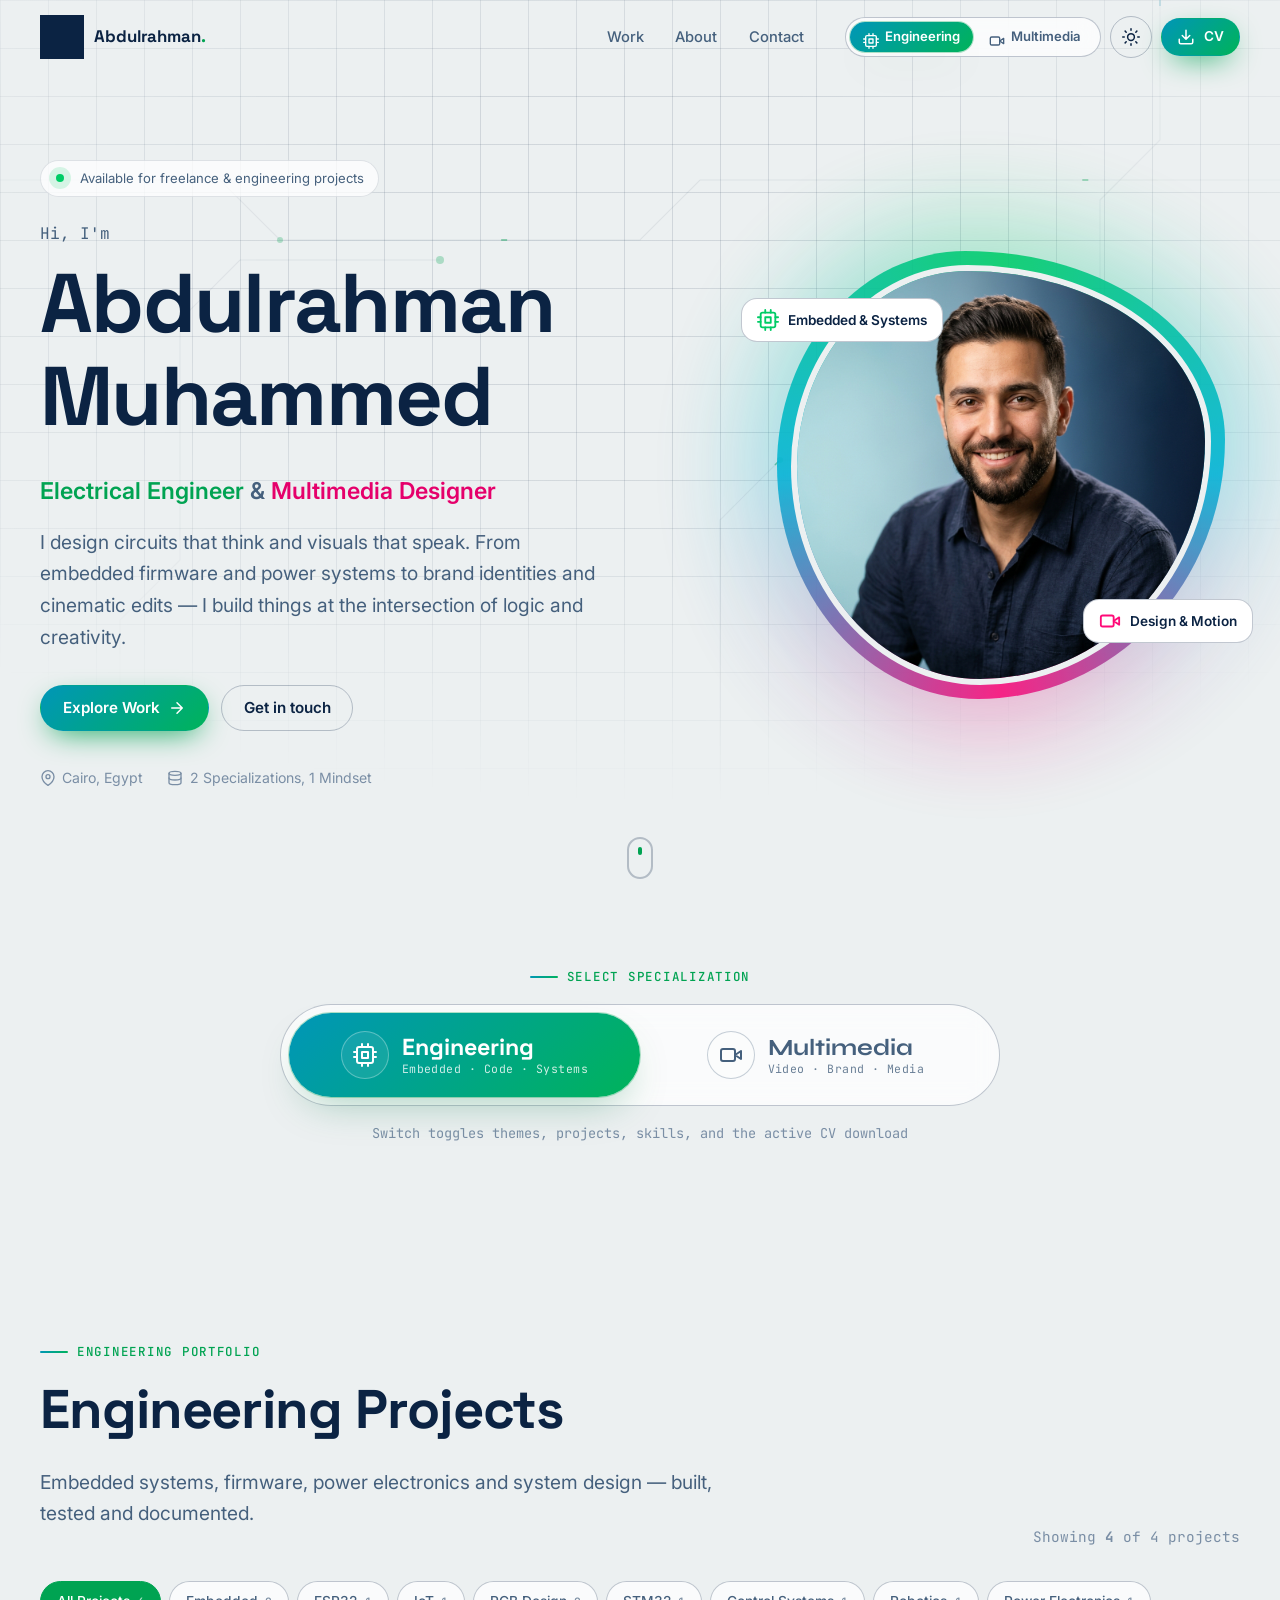
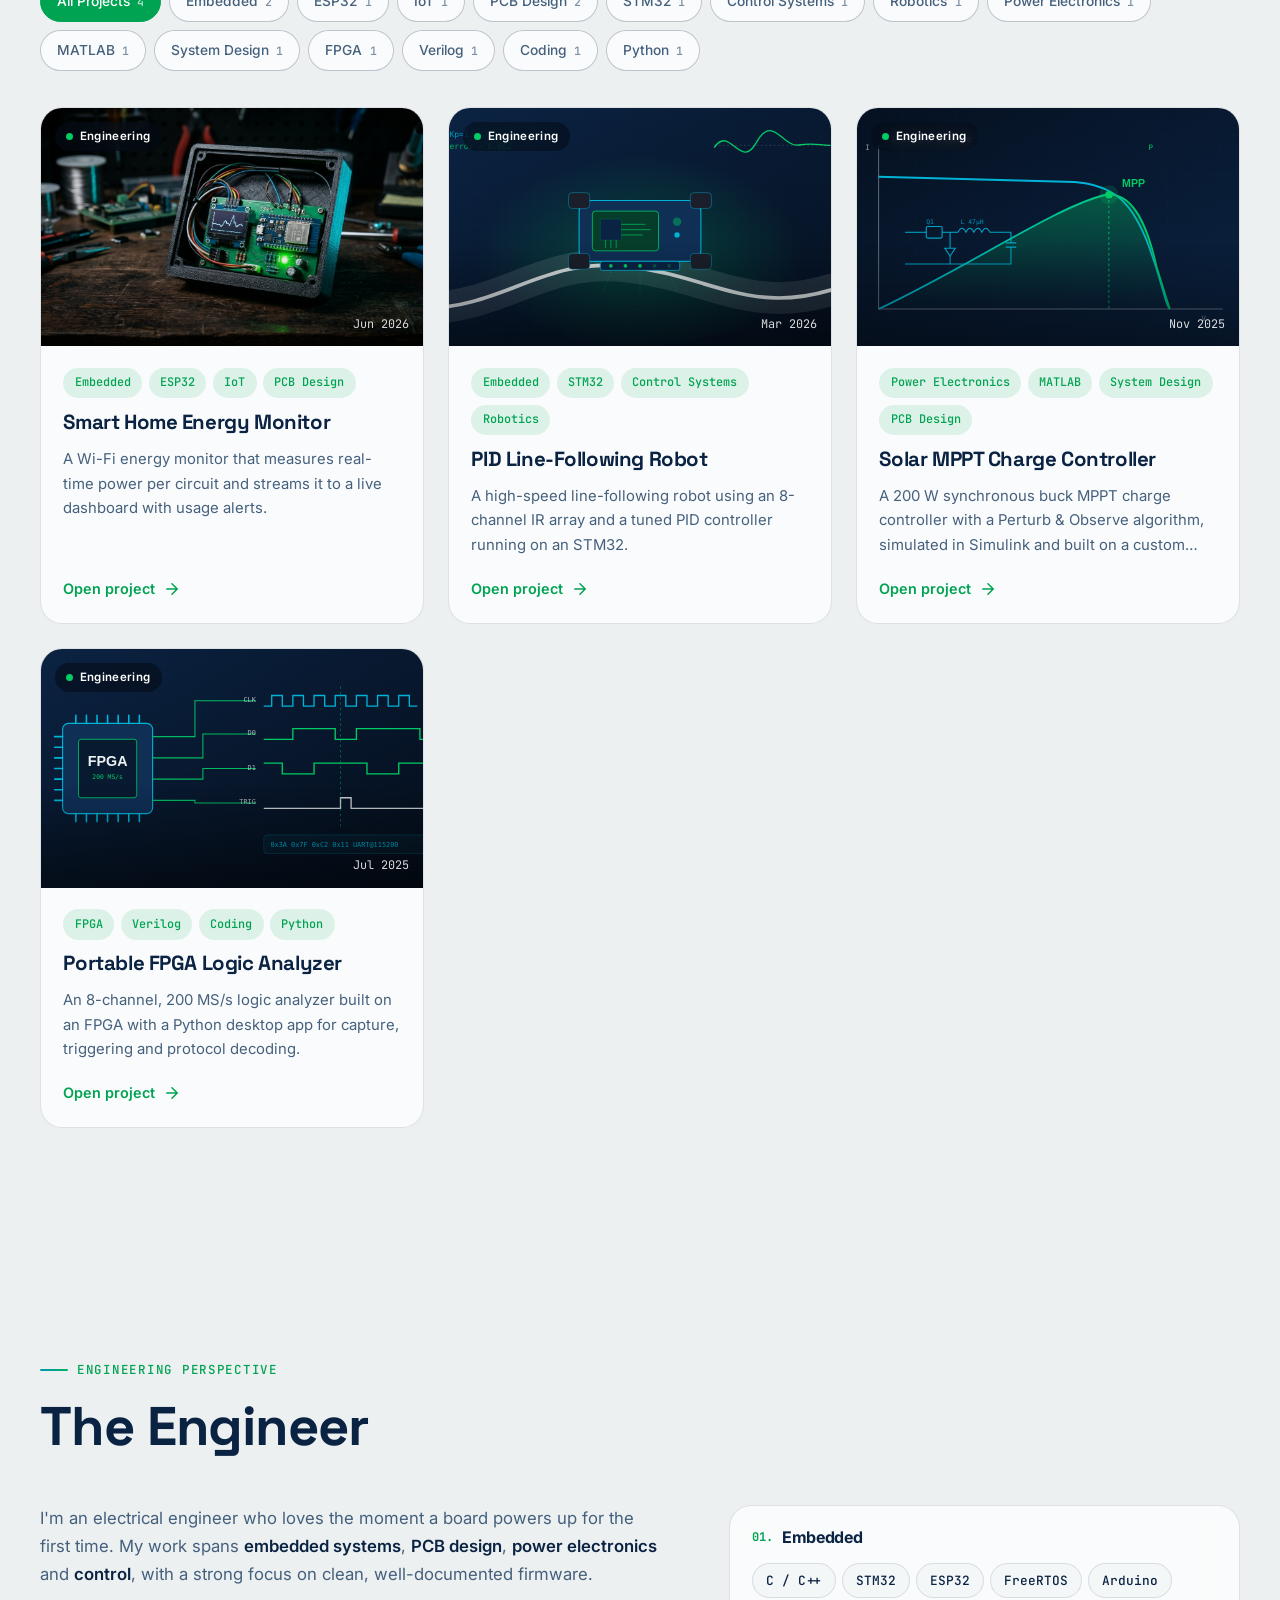
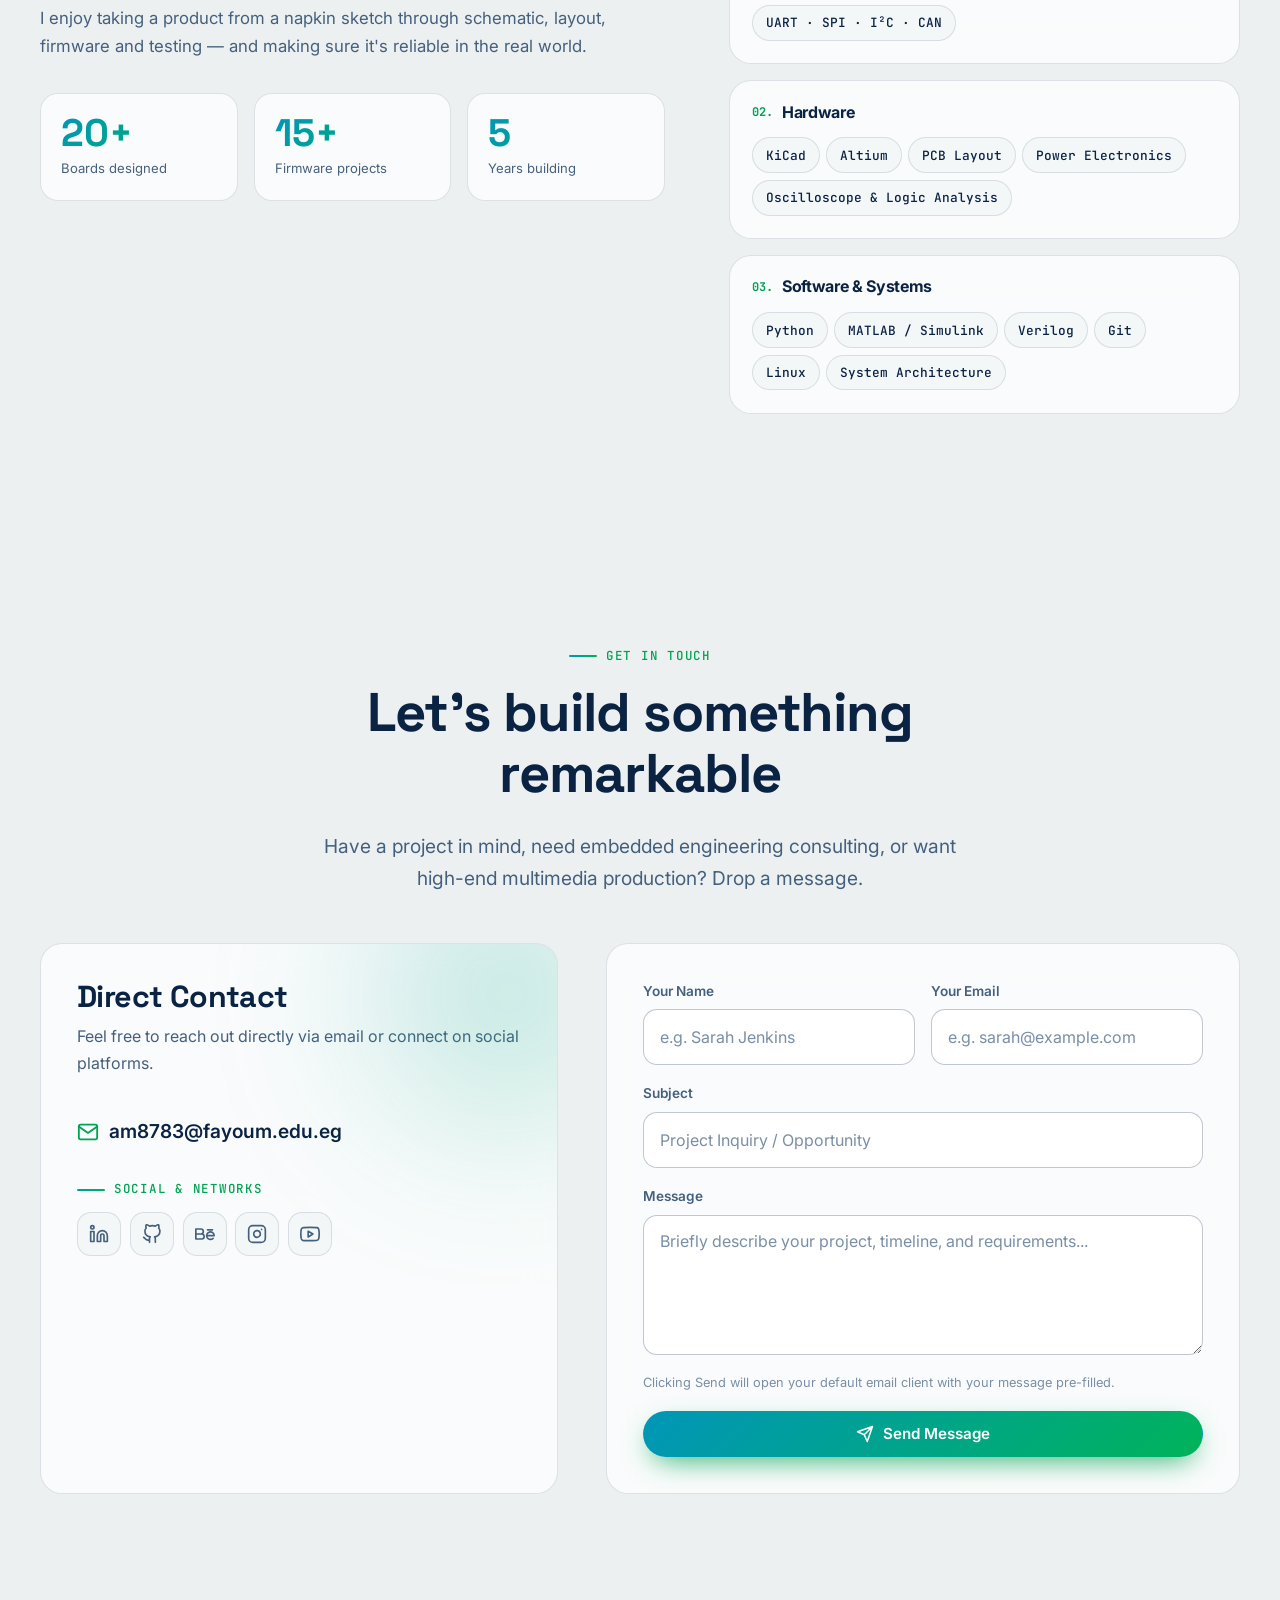
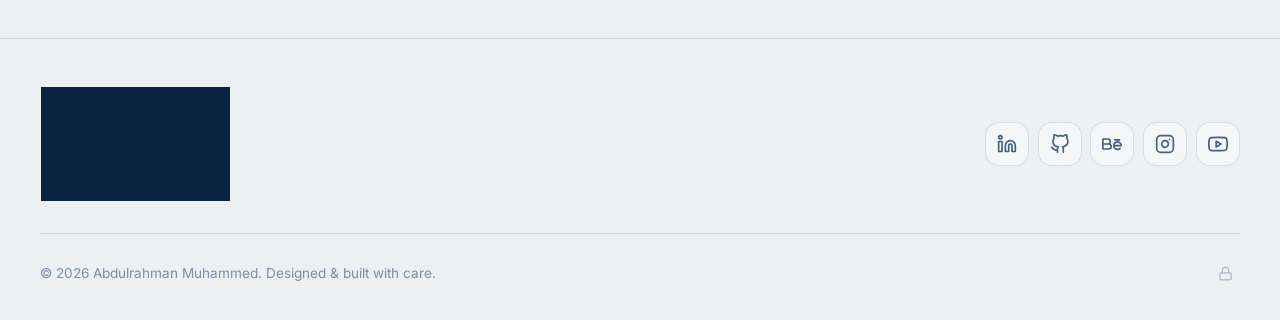
<file: index.html>
<!DOCTYPE html>
<html lang="en" data-mode="eng" data-theme="dark">
<head>
  <meta charset="UTF-8">
  <meta name="viewport" content="width=device-width, initial-scale=1.0">
  <title>Abdulrahman Muhammed — Electrical Engineer &amp; Multimedia Designer</title>
  <meta name="description" content="Dual portfolio of Abdulrahman Muhammed showcasing Electrical Engineering (Embedded Systems, Hardware, IoT) and Multimedia Design (Brand Identities, Video, Motion Graphics).">
  <meta name="theme-color" content="#061a33">

  <!-- Open Graph -->
  <meta property="og:title" content="Abdulrahman Muhammed — Dual Portfolio">
  <meta property="og:description" content="Showcasing Electrical Engineering and Multimedia Design projects with seamless mode toggling.">
  <meta property="og:type" content="website">
  <meta property="og:image" content="assets/hero.jpg">

  <!-- Google Fonts: Space Grotesk, Syne, Inter, JetBrains Mono -->
  <link rel="preconnect" href="https://fonts.googleapis.com">
  <link rel="preconnect" href="https://fonts.gstatic.com" crossorigin>
  <link href="https://fonts.googleapis.com/css2?family=Inter:wght@400;500;600;700&family=JetBrains+Mono:wght@400;500;600&family=Space+Grotesk:wght@500;600;700&family=Syne:wght@600;700;800&display=swap" rel="stylesheet">

  <!-- Stylesheets -->
  <link rel="stylesheet" href="css/themes.css">
  <link rel="stylesheet" href="css/base.css">
  <link rel="stylesheet" href="css/components.css">

  <script>
    // Inline early theme & mode hydration to prevent flash of wrong colors
    (function() {
      try {
        const urlParams = new URLSearchParams(window.location.search);
        const urlMode = urlParams.get('mode');
        const savedMode = localStorage.getItem('am-mode');
        const mode = (urlMode === 'eng' || urlMode === 'media') ? urlMode : (savedMode || 'eng');
        document.documentElement.dataset.mode = mode;

        const savedTheme = localStorage.getItem('am-theme');
        if (savedTheme === 'light' || savedTheme === 'dark') {
          document.documentElement.dataset.theme = savedTheme;
        } else if (window.matchMedia && window.matchMedia('(prefers-color-scheme: light)').matches) {
          document.documentElement.dataset.theme = 'light';
        } else {
          document.documentElement.dataset.theme = 'dark';
        }
      } catch (e) {}
    })();
  </script>
</head>
<body>
  <a href="#main" class="skip-link">Skip to main content</a>

  <!-- Animated background fx layer -->
  <div id="bg-fx-container"></div>

  <!-- Sticky Site Header -->
  <header class="site-header" id="site-header"></header>

  <main id="main">
    <!-- Hero / Intro Section -->
    <section class="hero" id="hero"></section>

    <!-- Big Portfolio Mode Switch (right after intro) -->
    <section class="section" id="switch-container" style="padding-top: 0; padding-bottom: 2rem;"></section>

    <!-- Projects Grid Section -->
    <section class="section" id="work"></section>

    <!-- About & Skills Section (dynamic per mode) -->
    <section class="section" id="about"></section>

    <!-- Contact Section -->
    <section class="section" id="contact"></section>
  </main>

  <!-- Site Footer -->
  <footer class="site-footer" id="site-footer"></footer>

  <!-- Page script module -->
  <script type="module" src="js/home.js"></script>
</body>
</html>
</file>
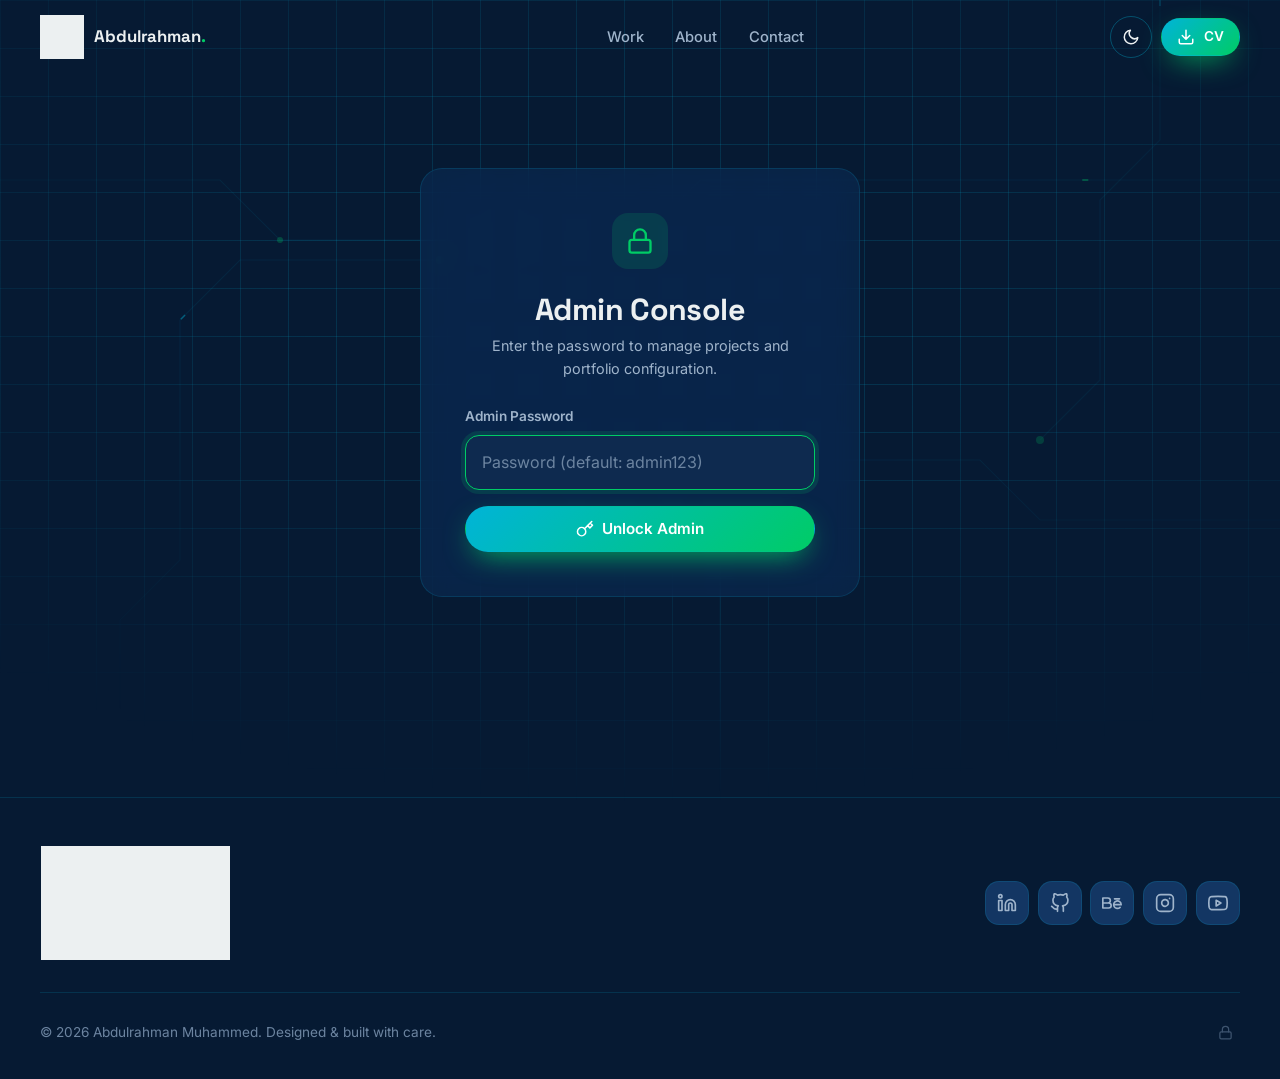
<file: admin.html>
<!DOCTYPE html>
<html lang="en" data-mode="eng" data-theme="dark">
<head>
  <meta charset="UTF-8">
  <meta name="viewport" content="width=device-width, initial-scale=1.0">
  <title>Admin Console — Abdulrahman Muhammed</title>
  <meta name="robots" content="noindex, nofollow">
  <meta name="theme-color" content="#061a33">

  <!-- Google Fonts: Space Grotesk, Syne, Inter, JetBrains Mono -->
  <link rel="preconnect" href="https://fonts.googleapis.com">
  <link rel="preconnect" href="https://fonts.gstatic.com" crossorigin>
  <link href="https://fonts.googleapis.com/css2?family=Inter:wght@400;500;600;700&family=JetBrains+Mono:wght@400;500;600&family=Space+Grotesk:wght@500;600;700&family=Syne:wght@600;700;800&display=swap" rel="stylesheet">

  <!-- Stylesheets -->
  <link rel="stylesheet" href="css/themes.css">
  <link rel="stylesheet" href="css/base.css">
  <link rel="stylesheet" href="css/components.css">
  <link rel="stylesheet" href="css/admin.css">

  <script>
    (function() {
      try {
        const savedTheme = localStorage.getItem('am-theme');
        if (savedTheme === 'light' || savedTheme === 'dark') {
          document.documentElement.dataset.theme = savedTheme;
        }
      } catch (e) {}
    })();
  </script>
</head>
<body>
  <a href="#main" class="skip-link">Skip to main content</a>

  <!-- Background animation layer -->
  <div id="bg-fx-container"></div>

  <!-- Site Header -->
  <header class="site-header" id="site-header"></header>

  <!-- Main Content (Swapped between Login and Admin View) -->
  <main id="main"></main>

  <!-- Site Footer -->
  <footer class="site-footer" id="site-footer"></footer>

  <!-- Admin script module -->
  <script type="module" src="js/admin.js"></script>
</body>
</html>
</file>
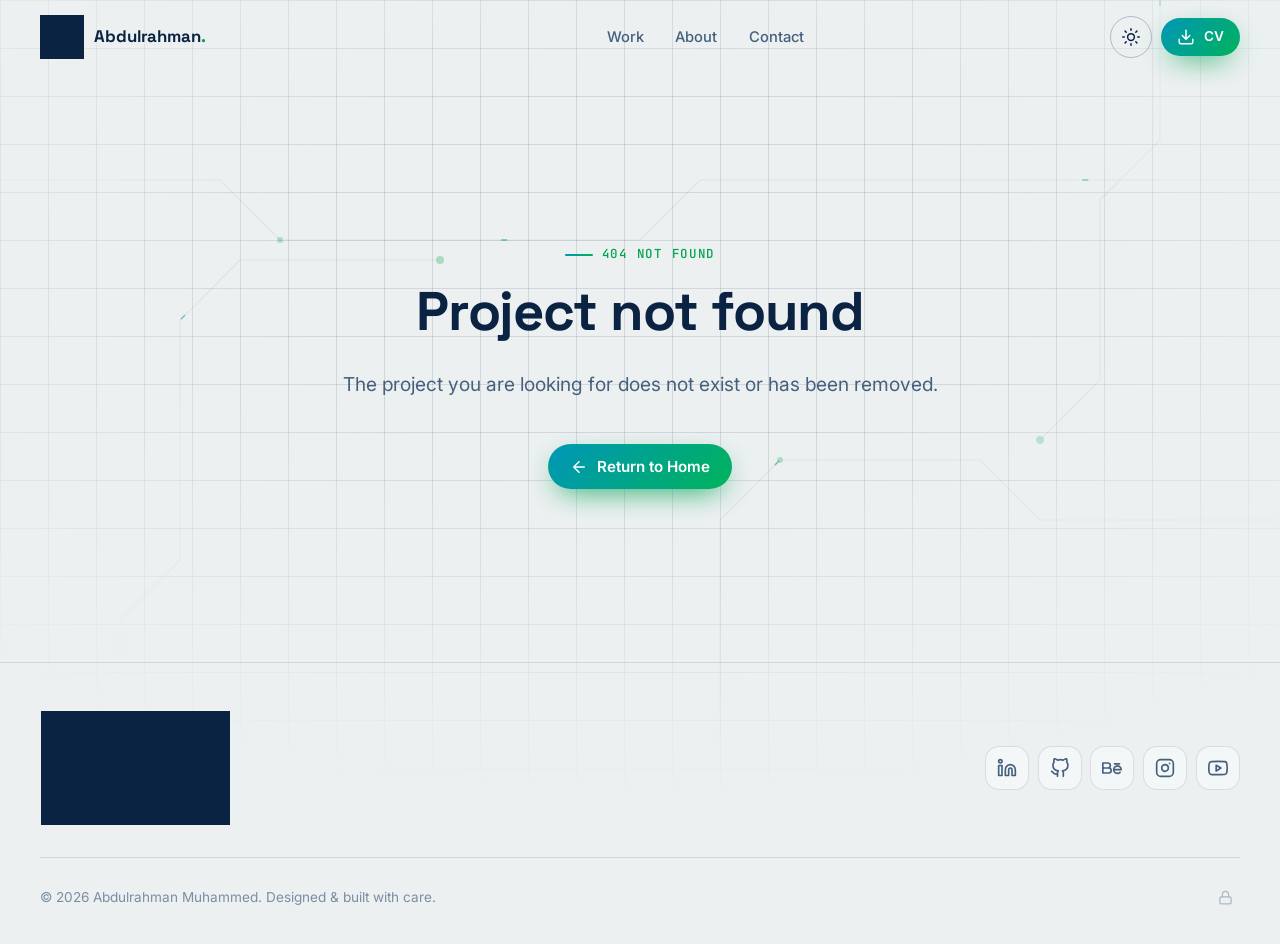
<file: project.html>
<!DOCTYPE html>
<html lang="en" data-mode="eng" data-theme="dark">
<head>
  <meta charset="UTF-8">
  <meta name="viewport" content="width=device-width, initial-scale=1.0">
  <title>Project Details — Abdulrahman Muhammed</title>
  <meta name="description" content="Detailed engineering and multimedia project case study.">
  <meta name="theme-color" content="#061a33">

  <!-- Google Fonts: Space Grotesk, Syne, Inter, JetBrains Mono -->
  <link rel="preconnect" href="https://fonts.googleapis.com">
  <link rel="preconnect" href="https://fonts.gstatic.com" crossorigin>
  <link href="https://fonts.googleapis.com/css2?family=Inter:wght@400;500;600;700&family=JetBrains+Mono:wght@400;500;600&family=Space+Grotesk:wght@500;600;700&family=Syne:wght@600;700;800&display=swap" rel="stylesheet">

  <!-- Stylesheets -->
  <link rel="stylesheet" href="css/themes.css">
  <link rel="stylesheet" href="css/base.css">
  <link rel="stylesheet" href="css/components.css">
  <link rel="stylesheet" href="css/project.css">

  <script>
    (function() {
      try {
        const savedTheme = localStorage.getItem('am-theme');
        if (savedTheme === 'light' || savedTheme === 'dark') {
          document.documentElement.dataset.theme = savedTheme;
        } else if (window.matchMedia && window.matchMedia('(prefers-color-scheme: light)').matches) {
          document.documentElement.dataset.theme = 'light';
        } else {
          document.documentElement.dataset.theme = 'dark';
        }
      } catch (e) {}
    })();
  </script>
</head>
<body>
  <a href="#main" class="skip-link">Skip to main content</a>

  <!-- Animated background fx layer -->
  <div id="bg-fx-container"></div>

  <!-- Sticky Site Header -->
  <header class="site-header" id="site-header"></header>

  <main id="main">
    <!-- Project Hero Header -->
    <header class="p-hero" id="p-hero"></header>

    <!-- Project Layout: Main body + Aside metadata/links -->
    <div id="p-layout"></div>

    <!-- Recommendations from the other field -->
    <section class="section" id="p-recommendations" style="padding-top: 0;"></section>
  </main>

  <!-- Site Footer -->
  <footer class="site-footer" id="site-footer"></footer>

  <!-- Page script module -->
  <script type="module" src="js/project.js"></script>
</body>
</html>
</file>
<file: css/themes.css>
/* ==========================================================================
   THEMES — 2 portfolio modes × 2 color schemes
   data-mode="eng|media"  ·  data-theme="dark|light"   (set on <html>)
   Palette 01 → Engineering (navy / cyan / green)
   Palette 02 → Multimedia  (ink / cyan / pink)
   ========================================================================== */

:root {
  /* Brand constants */
  --brand-navy: #0B2343;
  --brand-ink: #0F1B2D;
  --brand-cloud: #ECF0F1;
  --brand-snow: #F7F8FA;
  --brand-cyan: #00B4D8;
  --brand-green: #00CC66;
  --brand-pink: #FF0A78;

  --font-body: "Inter", system-ui, -apple-system, "Segoe UI", Roboto, sans-serif;
  --font-mono: "JetBrains Mono", ui-monospace, SFMono-Regular, Menlo, monospace;
  --font-display: "Space Grotesk", var(--font-body);
}

/* ---------- Engineering · Dark (default) ---------- */
:root,
[data-mode="eng"][data-theme="dark"] {
  color-scheme: dark;
  --bg: #061a33;
  --bg-2: #0a2242;
  --surface: rgba(16, 44, 82, 0.55);
  --surface-solid: #0e2a4f;
  --surface-2: #133663;
  --border: rgba(0, 180, 216, 0.16);
  --border-strong: rgba(0, 180, 216, 0.35);
  --text: #ECF0F1;
  --text-muted: #9fb4cb;
  --text-faint: #6c84a0;
  --primary: #00B4D8;
  --accent: #00CC66;
  --accent-contrast: #032013;
  --accent-soft: rgba(0, 204, 102, 0.14);
  --primary-soft: rgba(0, 180, 216, 0.14);
  --grad: linear-gradient(135deg, #00B4D8 0%, #00CC66 100%);
  --glow: 0 0 0 1px rgba(0, 204, 102, .35), 0 18px 50px -12px rgba(0, 204, 102, .35);
  --shadow: 0 20px 50px -20px rgba(0, 0, 0, .6);
  --header-bg: rgba(6, 26, 51, 0.72);
}

/* ---------- Engineering · Light ---------- */
[data-mode="eng"][data-theme="light"] {
  color-scheme: light;
  --bg: #ECF0F1;
  --bg-2: #e2e8eb;
  --surface: rgba(255, 255, 255, 0.75);
  --surface-solid: #ffffff;
  --surface-2: #f4f7f8;
  --border: rgba(11, 35, 67, 0.12);
  --border-strong: rgba(11, 35, 67, 0.25);
  --text: #0B2343;
  --text-muted: #45607d;
  --text-faint: #7a8ea5;
  --primary: #0089a8;
  --accent: #00a352;
  --accent-contrast: #ffffff;
  --accent-soft: rgba(0, 163, 82, 0.12);
  --primary-soft: rgba(0, 137, 168, 0.10);
  --grad: linear-gradient(135deg, #0096b8 0%, #00b35a 100%);
  --glow: 0 0 0 1px rgba(0, 163, 82, .3), 0 18px 40px -14px rgba(0, 120, 70, .35);
  --shadow: 0 18px 40px -22px rgba(11, 35, 67, .35);
  --header-bg: rgba(236, 240, 241, 0.78);
}

/* ---------- Multimedia · Dark ---------- */
[data-mode="media"][data-theme="dark"] {
  color-scheme: dark;
  --font-display: "Syne", var(--font-body);
  --bg: #0b1422;
  --bg-2: #101c2e;
  --surface: rgba(24, 38, 60, 0.55);
  --surface-solid: #142238;
  --surface-2: #1b2c46;
  --border: rgba(255, 10, 120, 0.16);
  --border-strong: rgba(255, 10, 120, 0.38);
  --text: #F7F8FA;
  --text-muted: #a7b2c4;
  --text-faint: #717e93;
  --primary: #00B4D8;
  --accent: #FF0A78;
  --accent-contrast: #ffffff;
  --accent-soft: rgba(255, 10, 120, 0.14);
  --primary-soft: rgba(0, 180, 216, 0.14);
  --grad: linear-gradient(135deg, #FF0A78 0%, #00B4D8 100%);
  --glow: 0 0 0 1px rgba(255, 10, 120, .4), 0 18px 50px -12px rgba(255, 10, 120, .4);
  --shadow: 0 20px 50px -20px rgba(0, 0, 0, .65);
  --header-bg: rgba(11, 20, 34, 0.72);
}

/* ---------- Multimedia · Light ---------- */
[data-mode="media"][data-theme="light"] {
  color-scheme: light;
  --font-display: "Syne", var(--font-body);
  --bg: #F7F8FA;
  --bg-2: #eef0f4;
  --surface: rgba(255, 255, 255, 0.8);
  --surface-solid: #ffffff;
  --surface-2: #f1f3f7;
  --border: rgba(15, 27, 45, 0.10);
  --border-strong: rgba(15, 27, 45, 0.22);
  --text: #0F1B2D;
  --text-muted: #4b5870;
  --text-faint: #8590a3;
  --primary: #0089a8;
  --accent: #e5006b;
  --accent-contrast: #ffffff;
  --accent-soft: rgba(229, 0, 107, 0.10);
  --primary-soft: rgba(0, 137, 168, 0.10);
  --grad: linear-gradient(135deg, #e5006b 0%, #0096b8 100%);
  --glow: 0 0 0 1px rgba(229, 0, 107, .3), 0 18px 40px -14px rgba(229, 0, 107, .35);
  --shadow: 0 18px 40px -22px rgba(15, 27, 45, .3);
  --header-bg: rgba(247, 248, 250, 0.8);
}

[data-mode="media"] { --font-display: "Syne", var(--font-body); }

/* ==========================================================================
   Background personality layers
   ========================================================================== */
.bg-fx {
  position: fixed;
  inset: 0;
  z-index: -1;
  pointer-events: none;
  overflow: hidden;
  background: var(--bg);
  transition: background-color .5s ease;
}

.bg-fx__layer {
  position: absolute;
  inset: 0;
  opacity: 0;
  transition: opacity .8s ease;
}

/* Engineering: grid + circuit traces */
.bg-fx__eng {
  background-image:
    linear-gradient(var(--border) 1px, transparent 1px),
    linear-gradient(90deg, var(--border) 1px, transparent 1px);
  background-size: 48px 48px;
  mask-image: radial-gradient(ellipse 90% 70% at 50% 30%, #000 30%, transparent 85%);
  -webkit-mask-image: radial-gradient(ellipse 90% 70% at 50% 30%, #000 30%, transparent 85%);
}
.bg-fx__eng svg { position: absolute; width: 100%; height: 100%; opacity: .55; }
.bg-fx__eng .trace { fill: none; stroke: var(--accent); stroke-width: 1.5; stroke-dasharray: 6 600; animation: trace 9s linear infinite; }
.bg-fx__eng .trace:nth-child(2) { stroke: var(--primary); animation-delay: -3s; animation-duration: 11s; }
.bg-fx__eng .trace:nth-child(3) { animation-delay: -6s; animation-duration: 13s; }
.bg-fx__eng .trace:nth-child(4) { stroke: var(--primary); animation-delay: -1s; animation-duration: 10s; }
.bg-fx__eng .trace-static { fill: none; stroke: var(--border); stroke-width: 1.2; }
.bg-fx__eng .node { fill: var(--accent); opacity: .5; }

@keyframes trace { to { stroke-dashoffset: -606; } }

/* Multimedia: gradient blobs */
.bg-fx__media .blob {
  position: absolute;
  width: 46vmax;
  height: 46vmax;
  border-radius: 50%;
  filter: blur(80px);
  opacity: .32;
  animation: float 22s ease-in-out infinite alternate;
}
[data-theme="light"] .bg-fx__media .blob { opacity: .22; }
.bg-fx__media .blob--1 { background: var(--brand-pink); top: -12vmax; left: -10vmax; }
.bg-fx__media .blob--2 { background: var(--brand-cyan); bottom: -18vmax; right: -12vmax; animation-delay: -8s; }
.bg-fx__media .blob--3 { background: #7b2cff; top: 35%; left: 45%; width: 30vmax; height: 30vmax; opacity: .18; animation-delay: -14s; }
.bg-fx__media .grain {
  position: absolute; inset: 0; opacity: .06; mix-blend-mode: overlay;
  background-image: url("data:image/svg+xml,%3Csvg xmlns='http://www.w3.org/2000/svg' width='160' height='160'%3E%3Cfilter id='n'%3E%3CfeTurbulence baseFrequency='.9' numOctaves='3'/%3E%3C/filter%3E%3Crect width='100%25' height='100%25' filter='url(%23n)'/%3E%3C/svg%3E");
}

@keyframes float {
  0%   { transform: translate(0, 0) scale(1); }
  50%  { transform: translate(8vmax, 6vmax) scale(1.12); }
  100% { transform: translate(-6vmax, 10vmax) scale(.92); }
}

[data-mode="eng"] .bg-fx__eng { opacity: 1; }
[data-mode="media"] .bg-fx__media { opacity: 1; }

/* ==========================================================================
   Mode / theme transition (View Transitions API)
   ========================================================================== */
::view-transition-old(root),
::view-transition-new(root) {
  animation: none;
  mix-blend-mode: normal;
}
::view-transition-new(root) { z-index: 2; }

@media (prefers-reduced-motion: reduce) {
  .bg-fx__eng .trace, .bg-fx__media .blob { animation: none; }
}
</file>
<file: css/base.css>
/* ==========================================================================
   BASE — reset, typography, layout, core primitives
   ========================================================================== */
*, *::before, *::after { box-sizing: border-box; }
html { -webkit-text-size-adjust: 100%; scroll-behavior: smooth; scroll-padding-top: 90px; }
body {
  margin: 0;
  font-family: var(--font-body);
  font-size: 1rem;
  line-height: 1.65;
  color: var(--text);
  background: var(--bg);
  -webkit-font-smoothing: antialiased;
  text-rendering: optimizeLegibility;
  overflow-x: hidden;
  transition: color .4s ease;
}
img, svg, video, iframe { display: block; max-width: 100%; }
img { height: auto; }
a { color: inherit; text-decoration: none; }
button { font: inherit; color: inherit; background: none; border: 0; cursor: pointer; padding: 0; }
input, textarea, select { font: inherit; color: inherit; }
h1, h2, h3, h4 { font-family: var(--font-display); line-height: 1.12; margin: 0 0 .5em; letter-spacing: -0.02em; font-weight: 700; }
p { margin: 0 0 1em; }
ul { margin: 0; padding: 0; }
::selection { background: var(--accent); color: var(--accent-contrast); }

:focus-visible { outline: 2px solid var(--accent); outline-offset: 3px; border-radius: 6px; }

.sr-only {
  position: absolute !important; width: 1px; height: 1px; padding: 0; margin: -1px;
  overflow: hidden; clip: rect(0, 0, 0, 0); white-space: nowrap; border: 0;
}
.skip-link {
  position: fixed; top: -60px; left: 16px; z-index: 1000;
  background: var(--accent); color: var(--accent-contrast);
  padding: .6rem 1rem; border-radius: 10px; font-weight: 600; transition: top .2s;
}
.skip-link:focus { top: 16px; }

/* Layout */
.container { width: min(1200px, 100% - 2.5rem); margin-inline: auto; }
.section { padding-block: clamp(4rem, 9vw, 7rem); position: relative; }
.section-head { max-width: 680px; margin-bottom: clamp(2rem, 4vw, 3rem); }
.section-head--center { margin-inline: auto; text-align: center; }

.eyebrow {
  display: inline-flex; align-items: center; gap: .55rem;
  font-family: var(--font-mono);
  font-size: .78rem; font-weight: 500;
  letter-spacing: .14em; text-transform: uppercase;
  color: var(--accent);
  margin-bottom: 1rem;
}
.eyebrow::before { content: ""; width: 28px; height: 2px; background: var(--grad); border-radius: 2px; }

.h-xl { font-size: clamp(2.6rem, 7vw, 5.2rem); }
.h-lg { font-size: clamp(2rem, 4.6vw, 3.4rem); }
.h-md { font-size: clamp(1.4rem, 2.6vw, 1.9rem); }
.lead { font-size: clamp(1.05rem, 1.6vw, 1.2rem); color: var(--text-muted); }
.muted { color: var(--text-muted); }
.mono { font-family: var(--font-mono); }
.grad-text { background: var(--grad); -webkit-background-clip: text; background-clip: text; color: transparent; }

/* Buttons */
.btn {
  --btn-bg: var(--surface-solid);
  display: inline-flex; align-items: center; justify-content: center; gap: .55rem;
  padding: .8rem 1.35rem;
  border-radius: 999px;
  font-weight: 600; font-size: .95rem; line-height: 1;
  background: var(--btn-bg);
  border: 1px solid var(--border-strong);
  color: var(--text);
  transition: transform .2s ease, box-shadow .25s ease, background .25s ease, border-color .25s ease, color .25s;
  white-space: nowrap;
  position: relative;
  isolation: isolate;
}
.btn svg { width: 18px; height: 18px; flex-shrink: 0; }
.btn:hover { transform: translateY(-2px); border-color: var(--accent); }
.btn:active { transform: translateY(0); }
.btn--primary {
  background: var(--grad); border-color: transparent; color: #fff;
  box-shadow: 0 10px 30px -10px var(--accent);
}
.btn--primary:hover { box-shadow: var(--glow); }
.btn--ghost { background: transparent; }
.btn--sm { padding: .55rem .95rem; font-size: .85rem; }
.btn--icon { padding: 0; width: 42px; height: 42px; }
.btn--danger { color: #ff5470; border-color: rgba(255, 84, 112, .4); }
.btn--danger:hover { background: rgba(255, 84, 112, .12); border-color: #ff5470; }
.btn[disabled] { opacity: .5; pointer-events: none; }

/* Chips / tags */
.tag {
  display: inline-flex; align-items: center;
  padding: .28rem .65rem;
  font-size: .74rem; font-weight: 500;
  font-family: var(--font-mono);
  border-radius: 999px;
  background: var(--accent-soft);
  color: var(--accent);
  border: 1px solid transparent;
  white-space: nowrap;
}
.tag--muted { background: var(--primary-soft); color: var(--primary); }
.tags { display: flex; flex-wrap: wrap; gap: .4rem; }

/* Cards / glass */
.glass {
  background: var(--surface);
  border: 1px solid var(--border);
  border-radius: 22px;
  backdrop-filter: blur(16px) saturate(140%);
  -webkit-backdrop-filter: blur(16px) saturate(140%);
}

/* Forms */
.field { display: grid; gap: .45rem; }
.field label { font-size: .85rem; font-weight: 600; color: var(--text-muted); }
.input, .textarea, .select {
  width: 100%;
  padding: .85rem 1rem;
  border-radius: 14px;
  border: 1px solid var(--border-strong);
  background: var(--surface-solid);
  color: var(--text);
  transition: border-color .2s, box-shadow .2s;
}
.textarea { resize: vertical; min-height: 140px; line-height: 1.55; }
.input:focus, .textarea:focus, .select:focus {
  outline: none; border-color: var(--accent);
  box-shadow: 0 0 0 4px var(--accent-soft);
}
.input::placeholder, .textarea::placeholder { color: var(--text-faint); }
.field-error { font-size: .8rem; color: #ff5470; min-height: 1em; }

/* Logo mask (colorable brand mark) */
.logo-mark, .logo-full {
  display: block;
  background: currentColor;
  -webkit-mask: var(--logo) center / contain no-repeat;
  mask: var(--logo) center / contain no-repeat;
}
.logo-mark { --logo: url("../assets/brand/logo-mark.png"); aspect-ratio: 1; }
.logo-full { --logo: url("../assets/brand/logo-full.png"); aspect-ratio: 930 / 560; }

/* Reveal on scroll */
.reveal { opacity: 0; transform: translateY(26px); transition: opacity .7s ease, transform .7s cubic-bezier(.2, .7, .2, 1); }
.reveal.is-visible { opacity: 1; transform: none; }

/* Toast */
.toast-wrap { position: fixed; bottom: 24px; left: 50%; transform: translateX(-50%); z-index: 2000; display: grid; gap: .5rem; width: min(420px, 92vw); }
.toast {
  padding: .9rem 1.1rem; border-radius: 14px;
  background: var(--surface-solid); border: 1px solid var(--border-strong);
  box-shadow: var(--shadow); font-size: .92rem;
  display: flex; gap: .6rem; align-items: center;
  animation: toast-in .35s cubic-bezier(.2, .8, .2, 1);
}
.toast svg { width: 20px; height: 20px; color: var(--accent); flex-shrink: 0; }
.toast.is-leaving { animation: toast-out .3s forwards; }
@keyframes toast-in { from { opacity: 0; transform: translateY(16px) scale(.97); } }
@keyframes toast-out { to { opacity: 0; transform: translateY(10px); } }

/* Draft preview banner */
.draft-banner {
  position: fixed; bottom: 16px; right: 16px; z-index: 900;
  display: flex; align-items: center; gap: .7rem;
  padding: .55rem .6rem .55rem 1rem;
  border-radius: 999px; font-size: .82rem;
  background: var(--surface-solid); border: 1px solid var(--accent);
  box-shadow: var(--shadow);
}
.draft-banner .dot { width: 8px; height: 8px; border-radius: 50%; background: var(--accent); animation: pulse 1.6s infinite; }
@keyframes pulse { 50% { opacity: .3; } }

@media (prefers-reduced-motion: reduce) {
  html { scroll-behavior: auto; }
  *, *::before, *::after { animation-duration: .01ms !important; animation-iteration-count: 1 !important; transition-duration: .01ms !important; }
  .reveal { opacity: 1; transform: none; }
}
</file>
<file: css/components.css>
/* ==========================================================================
   COMPONENTS — header, mode switch, hero, cards, about, contact, footer
   ========================================================================== */

/* ---------- Header ---------- */
.site-header {
  position: fixed; inset: 0 0 auto 0; z-index: 100;
  transition: background .3s ease, border-color .3s ease, box-shadow .3s ease;
  border-bottom: 1px solid transparent;
}
.site-header.is-scrolled {
  background: var(--header-bg);
  backdrop-filter: blur(18px) saturate(160%);
  -webkit-backdrop-filter: blur(18px) saturate(160%);
  border-bottom-color: var(--border);
}
.header-inner { display: flex; align-items: center; gap: 1.25rem; height: 74px; }
.brand { display: flex; align-items: center; gap: .65rem; font-weight: 700; flex-shrink: 0; }
.brand .logo-mark { width: 44px; color: var(--text); transition: color .3s, transform .4s; }
.brand:hover .logo-mark { color: var(--accent); transform: rotate(-8deg) scale(1.05); }
.brand-name { font-family: var(--font-display); font-size: 1.05rem; letter-spacing: -.01em; }
.brand-name span { color: var(--accent); }

.nav { display: flex; gap: .25rem; margin-left: auto; }
.nav a {
  padding: .5rem .85rem; border-radius: 999px; font-size: .92rem; font-weight: 500;
  color: var(--text-muted); transition: color .2s, background .2s;
}
.nav a:hover, .nav a.is-active { color: var(--text); background: var(--surface); }

.header-actions { display: flex; align-items: center; gap: .55rem; }
.nav + .header-actions { margin-left: .5rem; }
.header-actions:only-child, .brand + .header-actions { margin-left: auto; }

.theme-toggle { position: relative; overflow: hidden; }
.theme-toggle svg { position: absolute; transition: transform .5s cubic-bezier(.5, 1.6, .4, 1), opacity .3s; }
[data-theme="dark"] .theme-toggle .i-sun { transform: translateY(30px) rotate(90deg); opacity: 0; }
[data-theme="light"] .theme-toggle .i-moon { transform: translateY(-30px) rotate(-90deg); opacity: 0; }

.cv-btn .cv-label-mode { opacity: .8; font-weight: 500; }

.menu-toggle { display: none; }
.menu-toggle .bars { position: relative; width: 18px; height: 12px; }
.menu-toggle .bars span { position: absolute; left: 0; width: 100%; height: 2px; background: currentColor; border-radius: 2px; transition: transform .3s, opacity .3s, top .3s; }
.menu-toggle .bars span:nth-child(1) { top: 0; }
.menu-toggle .bars span:nth-child(2) { top: 5px; }
.menu-toggle .bars span:nth-child(3) { top: 10px; }
.menu-open .menu-toggle .bars span:nth-child(1) { top: 5px; transform: rotate(45deg); }
.menu-open .menu-toggle .bars span:nth-child(2) { opacity: 0; }
.menu-open .menu-toggle .bars span:nth-child(3) { top: 5px; transform: rotate(-45deg); }

.mobile-menu {
  display: none;
  position: fixed; inset: 74px 0 0 0; z-index: 99;
  background: var(--header-bg);
  backdrop-filter: blur(22px); -webkit-backdrop-filter: blur(22px);
  padding: 1.5rem 1.25rem 2rem;
  flex-direction: column; gap: .5rem;
  opacity: 0; transform: translateY(-10px); transition: opacity .3s, transform .3s;
  pointer-events: none;
}
.mobile-menu a.mobile-link {
  font-family: var(--font-display); font-size: 1.6rem; font-weight: 700;
  padding: .7rem .25rem; border-bottom: 1px solid var(--border);
}
.mobile-menu .btn { margin-top: 1rem; }
.menu-open .mobile-menu { opacity: 1; transform: none; pointer-events: auto; }
.menu-open { overflow: hidden; }

/* ---------- Mode switch ---------- */
.mode-switch {
  position: relative;
  display: grid; grid-template-columns: 1fr 1fr;
  padding: 6px;
  border-radius: 999px;
  background: var(--surface);
  border: 1px solid var(--border-strong);
  backdrop-filter: blur(14px); -webkit-backdrop-filter: blur(14px);
  isolation: isolate;
}
.mode-switch__thumb {
  position: absolute; z-index: -1;
  top: 6px; bottom: 6px; left: 6px;
  width: calc(50% - 6px);
  border-radius: 999px;
  background: var(--grad);
  box-shadow: var(--glow);
  transition: transform .6s cubic-bezier(.65, 0, .35, 1), background .5s;
}
[data-mode="media"] .mode-switch__thumb { transform: translateX(100%); }

.mode-switch__opt {
  display: flex; align-items: center; justify-content: center; gap: .8rem;
  border-radius: 999px;
  color: var(--text-muted);
  transition: color .4s ease;
  text-align: left;
}
.mode-switch__opt[aria-checked="true"] { color: #fff; }
.mode-switch__opt:not([aria-checked="true"]):hover { color: var(--text); }
.mode-switch__icon { flex-shrink: 0; }
.mode-switch__text { display: grid; line-height: 1.2; }
.mode-switch__label { font-family: var(--font-display); font-weight: 700; }
.mode-switch__sub { font-family: var(--font-mono); font-size: .72rem; opacity: .8; letter-spacing: .04em; }

/* big */
.mode-switch--big { width: min(720px, 100%); margin-inline: auto; padding: 8px; }
.mode-switch--big .mode-switch__thumb { top: 8px; bottom: 8px; left: 8px; width: calc(50% - 8px); }
.mode-switch--big .mode-switch__opt { padding: 1.15rem 1.25rem; }
.mode-switch--big .mode-switch__icon { width: 48px; height: 48px; padding: 11px; border-radius: 50%; background: rgba(255, 255, 255, .08); border: 1px solid currentColor; border-color: color-mix(in srgb, currentColor 30%, transparent); }
.mode-switch--big .mode-switch__label { font-size: clamp(1.05rem, 2.4vw, 1.45rem); }

/* compact (header) */
.mode-switch--compact { padding: 4px; opacity: 0; transform: translateY(-8px) scale(.95); pointer-events: none; transition: opacity .35s, transform .35s; }
.mode-switch--compact .mode-switch__thumb { top: 4px; bottom: 4px; left: 4px; width: calc(50% - 4px); }
.mode-switch--compact .mode-switch__opt { padding: .45rem .8rem; gap: .4rem; font-size: .82rem; }
.mode-switch--compact .mode-switch__icon { width: 16px; height: 16px; }
.mode-switch--compact .mode-switch__sub { display: none; }
.mode-switch--compact .mode-switch__label { font-family: var(--font-body); font-weight: 600; }
.show-compact-switch .mode-switch--compact { opacity: 1; transform: none; pointer-events: auto; }

.switch-section { padding-block: 1rem 2rem; text-align: center; position: relative; }
.switch-section .switch-hint { margin-top: 1rem; font-size: .85rem; color: var(--text-faint); font-family: var(--font-mono); }

/* ---------- Hero ---------- */
.hero { padding-top: clamp(7rem, 14vw, 10rem); padding-bottom: clamp(2.5rem, 6vw, 4rem); position: relative; }
.hero-grid { display: grid; grid-template-columns: 1.15fr .85fr; gap: clamp(2rem, 6vw, 5rem); align-items: center; }
.hero-status {
  display: inline-flex; align-items: center; gap: .55rem;
  padding: .4rem .9rem .4rem .5rem; border-radius: 999px;
  font-size: .82rem; color: var(--text-muted);
  background: var(--surface); border: 1px solid var(--border);
  margin-bottom: 1.5rem;
}
.hero-status .live { width: 22px; height: 22px; border-radius: 50%; display: grid; place-items: center; background: rgba(0, 204, 102, .15); }
.hero-status .live::after { content: ""; width: 8px; height: 8px; border-radius: 50%; background: var(--brand-green); box-shadow: 0 0 0 0 rgba(0, 204, 102, .6); animation: ping 2s infinite; }
@keyframes ping { 70% { box-shadow: 0 0 0 10px rgba(0, 204, 102, 0); } 100% { box-shadow: 0 0 0 0 rgba(0, 204, 102, 0); } }
.hero-greeting { font-family: var(--font-mono); color: var(--text-muted); font-size: 1rem; margin-bottom: .6rem; }
.hero h1 { margin-bottom: .35em; }
.hero h1 .name-line { display: block; }
.hero-tagline { font-size: clamp(1.1rem, 2.2vw, 1.45rem); font-weight: 600; margin-bottom: 1rem; }
.hero-tagline .t-eng { color: var(--brand-green); }
.hero-tagline .t-media { color: var(--brand-pink); }
[data-theme="light"] .hero-tagline .t-eng { color: #00a352; }
[data-theme="light"] .hero-tagline .t-media { color: #e5006b; }
.hero-intro { max-width: 560px; }
.hero-actions { display: flex; flex-wrap: wrap; gap: .75rem; margin-top: 2rem; }
.hero-meta { display: flex; gap: 1.5rem; flex-wrap: wrap; margin-top: 2.2rem; font-size: .88rem; color: var(--text-faint); }
.hero-meta span { display: inline-flex; gap: .4rem; align-items: center; }
.hero-meta svg { width: 16px; height: 16px; }

.hero-visual { position: relative; justify-self: center; width: min(420px, 100%); aspect-ratio: 1; }
.hero-ring {
  position: absolute; inset: -14px; border-radius: 42% 58% 55% 45% / 48% 42% 58% 52%;
  background: conic-gradient(from 0deg, var(--brand-green), var(--brand-cyan), var(--brand-pink), var(--brand-cyan), var(--brand-green));
  animation: spin 14s linear infinite, morph 12s ease-in-out infinite alternate;
  filter: blur(.5px);
  opacity: .9;
}
.hero-ring::after { content: ""; position: absolute; inset: -30px; background: inherit; filter: blur(50px); opacity: .35; border-radius: inherit; z-index: -1; }
.hero-photo {
  position: absolute; inset: 0; overflow: hidden;
  border-radius: 42% 58% 55% 45% / 48% 42% 58% 52%;
  animation: morph 12s ease-in-out infinite alternate;
  background: var(--surface-solid);
  border: 6px solid var(--bg);
}
.hero-photo img { width: 100%; height: 100%; object-fit: cover; }
@keyframes spin { to { rotate: 360deg; } }
@keyframes morph {
  0% { border-radius: 42% 58% 55% 45% / 48% 42% 58% 52%; }
  50% { border-radius: 58% 42% 44% 56% / 55% 58% 42% 45%; }
  100% { border-radius: 50% 50% 60% 40% / 40% 55% 45% 60%; }
}
.float-badge {
  position: absolute; z-index: 2;
  display: flex; align-items: center; gap: .55rem;
  padding: .6rem .95rem; border-radius: 16px;
  font-size: .85rem; font-weight: 600;
  background: var(--surface-solid); border: 1px solid var(--border-strong);
  box-shadow: var(--shadow);
  animation: bob 5s ease-in-out infinite;
}
.float-badge svg { width: 22px; height: 22px; }
.float-badge--eng { top: 8%; left: -12%; }
.float-badge--eng svg { color: var(--brand-green); }
.float-badge--media { bottom: 10%; right: -10%; animation-delay: -2.5s; }
.float-badge--media svg { color: var(--brand-pink); }
@keyframes bob { 50% { transform: translateY(-12px); } }

.scroll-cue { display: flex; justify-content: center; margin-top: 3rem; }
.scroll-cue span { width: 26px; height: 42px; border: 2px solid var(--border-strong); border-radius: 20px; position: relative; }
.scroll-cue span::after { content: ""; position: absolute; left: 50%; top: 8px; width: 4px; height: 8px; border-radius: 4px; background: var(--accent); transform: translateX(-50%); animation: scroll 1.8s infinite; }
@keyframes scroll { 0% { opacity: 1; top: 8px; } 100% { opacity: 0; top: 24px; } }

/* ---------- Projects ---------- */
.work-head { display: flex; justify-content: space-between; align-items: flex-end; gap: 2rem; flex-wrap: wrap; margin-bottom: 2rem; }
.work-head .section-head { margin-bottom: 0; }
.work-count { font-family: var(--font-mono); color: var(--text-faint); font-size: .9rem; }

.filters { display: flex; flex-wrap: wrap; gap: .5rem; margin-bottom: 2.25rem; }
.chip {
  display: inline-flex; align-items: center; gap: .45rem;
  padding: .5rem 1rem; border-radius: 999px;
  font-size: .86rem; font-weight: 500;
  border: 1px solid var(--border-strong);
  background: var(--surface);
  color: var(--text-muted);
  transition: all .25s ease;
}
.chip:hover { color: var(--text); border-color: var(--accent); }
.chip.is-active { background: var(--accent); border-color: var(--accent); color: var(--accent-contrast); }
.chip .count { font-family: var(--font-mono); font-size: .72rem; opacity: .7; }

.project-grid { display: grid; grid-template-columns: repeat(auto-fill, minmax(min(340px, 100%), 1fr)); gap: 1.5rem; }

.card {
  position: relative; display: flex; flex-direction: column;
  border-radius: 22px; overflow: hidden;
  background: var(--surface);
  border: 1px solid var(--border);
  backdrop-filter: blur(14px); -webkit-backdrop-filter: blur(14px);
  transition: transform .45s cubic-bezier(.2, .8, .2, 1), box-shadow .45s, border-color .3s;
}
.card:hover { transform: translateY(-8px); border-color: var(--border-strong); box-shadow: var(--glow); }
.card__media { position: relative; aspect-ratio: 16 / 10; overflow: hidden; background: var(--surface-2); }
.card__media img { width: 100%; height: 100%; object-fit: cover; transition: transform .8s cubic-bezier(.2, .8, .2, 1); }
.card:hover .card__media img { transform: scale(1.07); }
.card__media::after { content: ""; position: absolute; inset: 0; background: linear-gradient(180deg, transparent 55%, rgba(0, 0, 0, .45)); }
.card__field {
  position: absolute; top: 14px; left: 14px; z-index: 1;
  display: inline-flex; align-items: center; gap: .4rem;
  padding: .32rem .7rem; border-radius: 999px;
  font-size: .72rem; font-weight: 600; letter-spacing: .03em;
  background: rgba(5, 12, 24, .6); color: #fff;
  backdrop-filter: blur(8px); -webkit-backdrop-filter: blur(8px);
}
.card__field i { width: 7px; height: 7px; border-radius: 50%; background: var(--brand-green); }
.card[data-field="media"] .card__field i { background: var(--brand-pink); }
.card__date { position: absolute; bottom: 12px; right: 14px; z-index: 1; color: #fff; font-family: var(--font-mono); font-size: .74rem; opacity: .85; }
.card__body { display: flex; flex-direction: column; gap: .8rem; padding: 1.35rem 1.4rem 1.4rem; flex: 1; }
.card__title { font-size: 1.28rem; margin: 0; }
.card__summary { color: var(--text-muted); font-size: .93rem; margin: 0; display: -webkit-box; -webkit-line-clamp: 3; -webkit-box-orient: vertical; overflow: hidden; }
.card__cta {
  margin-top: auto; padding-top: .4rem;
  display: inline-flex; align-items: center; gap: .45rem;
  font-weight: 600; font-size: .9rem; color: var(--accent);
}
.card__cta svg { width: 18px; height: 18px; transition: transform .3s; }
.card:hover .card__cta svg { transform: translateX(5px); }

/* cross-field cards keep their own accent */
.card[data-field="eng"] { --card-accent: var(--brand-green); }
.card[data-field="media"] { --card-accent: var(--brand-pink); }
.card.is-cross .card__cta, .card.is-cross .tag { color: var(--card-accent); }
.card.is-cross .tag { background: color-mix(in srgb, var(--card-accent) 14%, transparent); }
.card.is-cross:hover { box-shadow: 0 0 0 1px color-mix(in srgb, var(--card-accent) 45%, transparent), 0 18px 50px -12px color-mix(in srgb, var(--card-accent) 40%, transparent); }

.empty-state { text-align: center; padding: 4rem 1rem; color: var(--text-muted); border: 1px dashed var(--border-strong); border-radius: 22px; }

/* Mode-swap animation for content blocks */
.swap-in { animation: swapIn .6s cubic-bezier(.2, .8, .2, 1) both; }
@keyframes swapIn { from { opacity: 0; transform: translateY(18px); filter: blur(4px); } }

/* ---------- About ---------- */
.about-grid { display: grid; grid-template-columns: 1.1fr .9fr; gap: clamp(2rem, 5vw, 4rem); align-items: start; }
.about-text { font-size: 1.05rem; color: var(--text-muted); }
.about-text strong { color: var(--text); font-weight: 600; }
.stats { display: grid; grid-template-columns: repeat(3, 1fr); gap: 1rem; margin-top: 2rem; }
.stat { padding: 1.25rem; border-radius: 18px; background: var(--surface); border: 1px solid var(--border); }
.stat__value { font-family: var(--font-display); font-size: clamp(1.7rem, 3.5vw, 2.4rem); font-weight: 700; line-height: 1; }
.stat__label { font-size: .82rem; color: var(--text-muted); margin-top: .4rem; }
.skills { display: grid; gap: 1rem; }
.skill-group { padding: 1.4rem; }
.skill-group h3 { font-size: 1rem; display: flex; align-items: center; gap: .6rem; margin-bottom: 1rem; font-family: var(--font-body); }
.skill-group h3 .idx { font-family: var(--font-mono); font-size: .75rem; color: var(--accent); }
.skill-group .tags .tag { font-size: .8rem; padding: .4rem .8rem; background: var(--surface-2); color: var(--text); border: 1px solid var(--border); transition: border-color .2s, color .2s; }
.skill-group .tags .tag:hover { border-color: var(--accent); color: var(--accent); }

/* ---------- Contact ---------- */
.contact-grid { display: grid; grid-template-columns: .9fr 1.1fr; gap: clamp(1.5rem, 4vw, 3rem); align-items: stretch; }
.contact-info { padding: clamp(1.5rem, 3vw, 2.25rem); display: flex; flex-direction: column; gap: 1.5rem; position: relative; overflow: hidden; }
.contact-info::before { content: ""; position: absolute; width: 260px; height: 260px; border-radius: 50%; background: var(--grad); filter: blur(90px); opacity: .25; right: -80px; top: -80px; }
.contact-email { display: inline-flex; align-items: center; gap: .6rem; font-size: clamp(1rem, 2vw, 1.2rem); font-weight: 600; word-break: break-all; }
.contact-email:hover { color: var(--accent); }
.contact-email svg { width: 22px; height: 22px; color: var(--accent); flex-shrink: 0; }
.socials { display: flex; flex-wrap: wrap; gap: .55rem; }
.social {
  width: 44px; height: 44px; display: grid; place-items: center; border-radius: 14px;
  background: var(--surface-2); border: 1px solid var(--border); color: var(--text-muted);
  transition: all .25s;
}
.social svg { width: 20px; height: 20px; }
.social:hover { color: var(--accent-contrast); background: var(--accent); border-color: var(--accent); transform: translateY(-3px); }
.contact-form { padding: clamp(1.5rem, 3vw, 2.25rem); display: grid; gap: 1.1rem; }
.form-row { display: grid; grid-template-columns: 1fr 1fr; gap: 1rem; }
.form-note { font-size: .8rem; color: var(--text-faint); margin: 0; }

/* ---------- Footer ---------- */
.site-footer { border-top: 1px solid var(--border); padding-block: 3rem 2rem; margin-top: 2rem; }
.footer-top { display: flex; justify-content: space-between; align-items: center; gap: 2rem; flex-wrap: wrap; }
.footer-logo { width: 190px; color: var(--text); }
.footer-bottom { display: flex; justify-content: space-between; align-items: center; gap: 1rem; margin-top: 2rem; padding-top: 1.5rem; border-top: 1px solid var(--border); font-size: .85rem; color: var(--text-faint); flex-wrap: wrap; }
.admin-lock { width: 30px; height: 30px; display: grid; place-items: center; border-radius: 9px; color: var(--text-faint); opacity: .55; transition: all .25s; }
.admin-lock svg { width: 15px; height: 15px; }
.admin-lock:hover { opacity: 1; color: var(--accent); background: var(--accent-soft); }

/* ---------- Responsive ---------- */
@media (max-width: 1020px) {
  .nav { display: none; }
  .menu-toggle { display: inline-flex; }
  .mobile-menu { display: flex; }
  .header-actions { margin-left: auto; }
  .header-actions .cv-btn { display: none; }
}
@media (max-width: 900px) {
  .hero-grid, .about-grid, .contact-grid { grid-template-columns: 1fr; }
  .hero-visual { order: -1; width: min(300px, 78%); margin-bottom: 1rem; }
  .float-badge--eng { left: -8%; }
  .float-badge--media { right: -8%; }
}
@media (max-width: 640px) {
  .brand-name { display: none; }
  .mode-switch--compact .mode-switch__label { display: none; }
  .mode-switch--compact .mode-switch__opt { padding: .45rem .6rem; }
  .mode-switch--big .mode-switch__opt { flex-direction: column; text-align: center; gap: .5rem; padding: 1rem .5rem; }
  .mode-switch--big { border-radius: 28px; }
  .mode-switch--big .mode-switch__thumb { border-radius: 22px; }
  .mode-switch--big .mode-switch__opt { border-radius: 22px; }
  .mode-switch--big .mode-switch__sub { font-size: .62rem; }
  .form-row { grid-template-columns: 1fr; }
  .stats { gap: .6rem; }
  .stat { padding: 1rem .8rem; }
  .float-badge { font-size: .74rem; padding: .45rem .7rem; }
}
</file>
<file: css/admin.css>
/* ==========================================================================
   ADMIN PAGE STYLES
   ========================================================================== */

/* Login Modal / Screen */
.admin-login-wrap {
  min-height: 85vh;
  display: flex;
  align-items: center;
  justify-content: center;
  padding: 2rem 1rem;
}

.login-card {
  width: min(440px, 100%);
  padding: clamp(2rem, 5vw, 2.75rem);
  text-align: center;
}
.login-card .lock-icon {
  width: 56px;
  height: 56px;
  border-radius: 16px;
  background: var(--accent-soft);
  color: var(--accent);
  display: grid;
  place-items: center;
  margin: 0 auto 1.5rem;
}
.login-card .lock-icon svg { width: 28px; height: 28px; }

/* Admin Dashboard Layout */
.admin-dash {
  padding-top: clamp(6.5rem, 10vw, 8rem);
  padding-bottom: 5rem;
}

.admin-header-bar {
  display: flex;
  justify-content: space-between;
  align-items: center;
  flex-wrap: wrap;
  gap: 1.5rem;
  margin-bottom: 2rem;
  padding-bottom: 1.5rem;
  border-bottom: 1px solid var(--border);
}

.admin-tabs {
  display: flex;
  gap: .5rem;
  border-bottom: 1px solid var(--border);
  margin-bottom: 2rem;
  overflow-x: auto;
}
.admin-tab {
  display: inline-flex;
  align-items: center;
  gap: .6rem;
  padding: .85rem 1.25rem;
  font-weight: 600;
  color: var(--text-muted);
  border-bottom: 2px solid transparent;
  transition: all .2s;
  white-space: nowrap;
}
.admin-tab svg { width: 18px; height: 18px; }
.admin-tab:hover { color: var(--text); }
.admin-tab.is-active {
  color: var(--accent);
  border-bottom-color: var(--accent);
}

/* Projects Table / List */
.table-wrap {
  overflow-x: auto;
  border-radius: 18px;
  border: 1px solid var(--border);
  background: var(--surface);
}

.admin-table {
  width: 100%;
  border-collapse: collapse;
  text-align: left;
  font-size: .92rem;
}
.admin-table th, .admin-table td {
  padding: 1rem 1.2rem;
  border-bottom: 1px solid var(--border);
}
.admin-table th {
  background: var(--surface-2);
  color: var(--text-muted);
  font-family: var(--font-mono);
  font-size: .8rem;
  text-transform: uppercase;
  letter-spacing: .05em;
}
.admin-table tr:last-child td { border-bottom: 0; }
.admin-table tr:hover td { background: rgba(255, 255, 255, 0.02); }

.project-row-handle {
  cursor: grab;
  color: var(--text-faint);
  display: flex;
  align-items: center;
}
.project-row-handle:hover { color: var(--accent); }
.project-row-handle svg { width: 18px; height: 18px; }
.admin-table tr.is-dragging { opacity: .4; background: var(--surface-2); }

.cell-thumb {
  width: 60px;
  height: 42px;
  border-radius: 8px;
  overflow: hidden;
  background: var(--surface-2);
  flex-shrink: 0;
}
.cell-thumb img { width: 100%; height: 100%; object-fit: cover; }

.status-badge {
  display: inline-flex;
  align-items: center;
  gap: .4rem;
  padding: .25rem .65rem;
  border-radius: 999px;
  font-size: .75rem;
  font-weight: 600;
  font-family: var(--font-mono);
}
.status-badge--published { background: rgba(0, 204, 102, .14); color: var(--brand-green); }
.status-badge--draft { background: rgba(255, 180, 0, .14); color: #ffb400; }

.table-actions {
  display: flex;
  gap: .35rem;
  justify-content: flex-end;
}

/* Modal / Drawer for Editing Project */
.admin-modal {
  position: fixed;
  inset: 0;
  z-index: 1200;
  background: rgba(4, 10, 20, 0.85);
  backdrop-filter: blur(8px);
  -webkit-backdrop-filter: blur(8px);
  display: flex;
  align-items: center;
  justify-content: center;
  padding: 1.5rem;
  opacity: 0;
  pointer-events: none;
  transition: opacity .3s;
}
.admin-modal.is-open {
  opacity: 1;
  pointer-events: auto;
}
.admin-modal-box {
  width: min(940px, 100%);
  max-height: 90vh;
  overflow-y: auto;
  padding: clamp(1.5rem, 4vw, 2.5rem);
  border-radius: 24px;
}
.modal-head {
  display: flex;
  justify-content: space-between;
  align-items: center;
  margin-bottom: 2rem;
  padding-bottom: 1rem;
  border-bottom: 1px solid var(--border);
}

/* Edit Form Split Layout: Form & Live Card Preview */
.editor-split {
  display: grid;
  grid-template-columns: 1.25fr .75fr;
  gap: 2rem;
  align-items: start;
}
@media (max-width: 860px) {
  .editor-split { grid-template-columns: 1fr; }
}

.preview-sticky {
  position: sticky;
  top: 1rem;
}

.form-grid-2 {
  display: grid;
  grid-template-columns: 1fr 1fr;
  gap: 1rem;
}
@media (max-width: 600px) {
  .form-grid-2 { grid-template-columns: 1fr; }
}

/* Dynamic list editors (steps, links, gallery) */
.dynamic-row {
  display: flex;
  gap: .6rem;
  align-items: flex-start;
  margin-bottom: .6rem;
  background: var(--surface-2);
  padding: .75rem;
  border-radius: 12px;
  border: 1px solid var(--border);
}
.dynamic-row .inputs {
  flex: 1;
  display: grid;
  gap: .5rem;
}

/* Quick image preview in input */
.img-preview-box {
  aspect-ratio: 16 / 9;
  border-radius: 12px;
  overflow: hidden;
  background: var(--surface-2);
  border: 1px dashed var(--border-strong);
  display: grid;
  place-items: center;
  margin-top: .4rem;
  max-width: 220px;
}
.img-preview-box img { width: 100%; height: 100%; object-fit: cover; }
</file>
<file: css/project.css>
/* ==========================================================================
   PROJECT DETAILS PAGE
   ========================================================================== */
.p-hero { position: relative; padding-top: clamp(6.5rem, 12vw, 8.5rem); padding-bottom: 2.5rem; overflow: hidden; }
.p-hero__bg { position: absolute; inset: -40px; z-index: -1; background-size: cover; background-position: center; filter: blur(60px) saturate(140%); opacity: .25; }
.p-hero__bg::after { content: ""; position: absolute; inset: 0; background: linear-gradient(180deg, transparent 0%, var(--bg) 85%); }

.back-link { display: inline-flex; align-items: center; gap: .45rem; font-size: .9rem; color: var(--text-muted); margin-bottom: 2rem; transition: color .2s, gap .2s; }
.back-link svg { width: 18px; height: 18px; }
.back-link:hover { color: var(--accent); gap: .7rem; }

.p-meta { display: flex; flex-wrap: wrap; align-items: center; gap: .75rem; margin-bottom: 1.2rem; font-family: var(--font-mono); font-size: .82rem; color: var(--text-muted); }
.p-field { display: inline-flex; align-items: center; gap: .45rem; padding: .35rem .8rem; border-radius: 999px; background: var(--accent-soft); color: var(--accent); font-weight: 600; }
.p-field i { width: 7px; height: 7px; border-radius: 50%; background: currentColor; }
.p-title { font-size: clamp(2.2rem, 6vw, 4.2rem); max-width: 18ch; }
.p-summary { max-width: 720px; }
.p-hero .tags { margin-top: 1.4rem; }
.p-cover { margin-top: 2.5rem; border-radius: 26px; overflow: hidden; border: 1px solid var(--border); box-shadow: var(--shadow); aspect-ratio: 16 / 8; background: var(--surface-2); }
.p-cover img { width: 100%; height: 100%; object-fit: cover; }

.p-layout { display: grid; grid-template-columns: minmax(0, 1fr) 320px; gap: clamp(1.5rem, 4vw, 3rem); align-items: start; padding-bottom: 3rem; }
.p-main { display: grid; gap: 2rem; min-width: 0; }
.p-block { padding: clamp(1.4rem, 3vw, 2.2rem); }
.p-block > h2 { font-size: 1.35rem; display: flex; align-items: center; gap: .7rem; margin-bottom: 1.4rem; }
.p-block > h2 .ico { width: 36px; height: 36px; display: grid; place-items: center; border-radius: 11px; background: var(--accent-soft); color: var(--accent); }
.p-block > h2 .ico svg { width: 18px; height: 18px; }

.p-aside { position: sticky; top: 96px; display: grid; gap: 1.25rem; }
.p-aside .p-block > h2 { font-size: 1.1rem; }
.info-list { display: grid; gap: .9rem; margin: 0; }
.info-list div { display: flex; justify-content: space-between; gap: 1rem; font-size: .9rem; padding-bottom: .9rem; border-bottom: 1px solid var(--border); }
.info-list div:last-child { border: 0; padding: 0; }
.info-list dt { color: var(--text-muted); }
.info-list dd { margin: 0; font-weight: 600; text-align: right; }

.link-list { display: grid; gap: .6rem; list-style: none; }
.link-item {
  display: flex; align-items: center; gap: .8rem;
  padding: .8rem .95rem; border-radius: 14px;
  background: var(--surface-2); border: 1px solid var(--border);
  font-size: .9rem; font-weight: 500;
  transition: border-color .2s, transform .2s;
}
.link-item:hover { border-color: var(--accent); transform: translateX(4px); }
.link-item .fav { width: 32px; height: 32px; border-radius: 9px; display: grid; place-items: center; background: var(--accent-soft); color: var(--accent); flex-shrink: 0; }
.link-item .fav svg { width: 16px; height: 16px; }
.link-item .txt { min-width: 0; display: grid; }
.link-item .host { font-size: .75rem; color: var(--text-faint); font-family: var(--font-mono); overflow: hidden; text-overflow: ellipsis; white-space: nowrap; }
.link-item .arrow { margin-left: auto; width: 16px; height: 16px; color: var(--text-faint); flex-shrink: 0; }

/* Prose (markdown output) */
.prose { color: var(--text-muted); font-size: 1.02rem; }
.prose > :first-child { margin-top: 0; }
.prose h1, .prose h2, .prose h3, .prose h4 { color: var(--text); margin: 1.8em 0 .6em; }
.prose h2 { font-size: 1.45rem; }
.prose h3 { font-size: 1.18rem; }
.prose strong { color: var(--text); }
.prose a { color: var(--accent); text-decoration: underline; text-underline-offset: 3px; }
.prose ul, .prose ol { padding-left: 1.3rem; margin: 0 0 1.2em; }
.prose li { margin: .35em 0; }
.prose li::marker { color: var(--accent); }
.prose code { font-family: var(--font-mono); font-size: .86em; padding: .15em .45em; border-radius: 6px; background: var(--accent-soft); color: var(--accent); }
.prose pre { background: #050d19; color: #d6e2ee; padding: 1.2rem 1.3rem; border-radius: 14px; overflow-x: auto; border: 1px solid var(--border); margin: 0 0 1.3em; }
.prose pre code { background: none; color: inherit; padding: 0; font-size: .85rem; }
.prose blockquote { margin: 1.4em 0; padding: 1rem 1.3rem; border-left: 3px solid var(--accent); background: var(--accent-soft); border-radius: 0 14px 14px 0; color: var(--text); font-style: italic; }
.prose blockquote p:last-child { margin: 0; }
.prose hr { border: 0; height: 1px; background: var(--border-strong); margin: 2em 0; }
.prose table { width: 100%; border-collapse: collapse; margin: 0 0 1.3em; font-size: .92rem; display: block; overflow-x: auto; }
.prose th, .prose td { padding: .7rem .9rem; border-bottom: 1px solid var(--border); text-align: left; }
.prose th { color: var(--text); font-weight: 600; background: var(--surface-2); }
.prose img { border-radius: 12px; margin: 1em 0; }

/* Steps timeline */
.steps { list-style: none; display: grid; gap: 0; counter-reset: step; }
.step { position: relative; padding: 0 0 1.8rem 3.6rem; counter-increment: step; }
.step:last-child { padding-bottom: 0; }
.step::before {
  content: counter(step, decimal-leading-zero);
  position: absolute; left: 0; top: 0;
  width: 40px; height: 40px; border-radius: 12px;
  display: grid; place-items: center;
  font-family: var(--font-mono); font-size: .82rem; font-weight: 600;
  background: var(--grad); color: #fff;
  box-shadow: 0 8px 22px -8px var(--accent);
}
.step::after { content: ""; position: absolute; left: 19px; top: 46px; bottom: 6px; width: 2px; background: linear-gradient(var(--accent), transparent); opacity: .4; }
.step:last-child::after { display: none; }
.step h3 { font-size: 1.08rem; margin: .45rem 0 .35rem; font-family: var(--font-body); }
.step p { margin: 0; color: var(--text-muted); font-size: .95rem; }

/* Gallery */
.gallery { display: grid; grid-template-columns: repeat(auto-fill, minmax(min(220px, 100%), 1fr)); gap: .9rem; }
.gallery-item {
  position: relative; aspect-ratio: 4 / 3; border-radius: 16px; overflow: hidden;
  background: var(--surface-2); border: 1px solid var(--border);
  cursor: zoom-in;
}
.gallery-item:first-child:not(:only-child) { grid-column: span 2; grid-row: span 2; aspect-ratio: auto; }
.gallery-item img { width: 100%; height: 100%; object-fit: cover; transition: transform .6s cubic-bezier(.2, .8, .2, 1); }
.gallery-item:hover img { transform: scale(1.06); }
.gallery-item .play {
  position: absolute; inset: 0; display: grid; place-items: center;
  background: linear-gradient(180deg, rgba(0, 0, 0, .05), rgba(0, 0, 0, .5));
}
.gallery-item .play span { width: 62px; height: 62px; border-radius: 50%; display: grid; place-items: center; background: var(--accent); color: var(--accent-contrast); box-shadow: 0 0 0 10px color-mix(in srgb, var(--accent) 25%, transparent); transition: transform .3s; }
.gallery-item:hover .play span { transform: scale(1.1); }
.gallery-item .play svg { width: 24px; height: 24px; margin-left: 3px; }
.gallery-item .video-ph { width: 100%; height: 100%; display: grid; place-items: center; background: var(--grad); opacity: .85; }
.gallery-item figcaption {
  position: absolute; left: 0; right: 0; bottom: 0; padding: .7rem .9rem;
  font-size: .8rem; color: #fff;
  background: linear-gradient(transparent, rgba(0, 0, 0, .7));
  opacity: 0; transform: translateY(8px); transition: all .3s;
}
.gallery-item:hover figcaption { opacity: 1; transform: none; }

/* Lightbox */
.lightbox {
  position: fixed; inset: 0; z-index: 1500;
  background: rgba(3, 8, 16, .92);
  backdrop-filter: blur(10px); -webkit-backdrop-filter: blur(10px);
  display: grid; grid-template-rows: auto 1fr auto; align-items: center;
  opacity: 0; pointer-events: none; transition: opacity .3s;
  color: #fff;
}
.lightbox.is-open { opacity: 1; pointer-events: auto; }
.lightbox__top { display: flex; justify-content: space-between; align-items: center; padding: 1rem 1.25rem; font-family: var(--font-mono); font-size: .85rem; color: rgba(255, 255, 255, .7); }
.lightbox__stage { position: relative; display: grid; place-items: center; height: 100%; padding: 0 4.5rem; min-height: 0; }
.lightbox__stage img { max-height: 78vh; max-width: 100%; border-radius: 12px; object-fit: contain; animation: lbIn .35s cubic-bezier(.2, .8, .2, 1); }
.lightbox__stage .frame { width: min(1100px, 100%); aspect-ratio: 16 / 9; border-radius: 12px; overflow: hidden; background: #000; animation: lbIn .35s; }
.lightbox__stage iframe { width: 100%; height: 100%; border: 0; }
@keyframes lbIn { from { opacity: 0; transform: scale(.96); } }
.lightbox__caption { text-align: center; padding: 1rem 1.25rem 1.5rem; color: rgba(255, 255, 255, .8); font-size: .92rem; }
.lb-btn { width: 48px; height: 48px; border-radius: 50%; display: grid; place-items: center; background: rgba(255, 255, 255, .1); border: 1px solid rgba(255, 255, 255, .15); color: #fff; transition: background .2s; }
.lb-btn:hover { background: rgba(255, 255, 255, .22); }
.lb-btn svg { width: 22px; height: 22px; }
.lb-prev, .lb-next { position: absolute; top: 50%; transform: translateY(-50%); }
.lb-prev { left: 1rem; }
.lb-next { right: 1rem; }

/* Recommendations */
.reco { padding-top: 3rem; }
.reco-band {
  position: relative; border-radius: 32px; padding: clamp(1.75rem, 4vw, 3rem);
  background: var(--surface); border: 1px solid var(--border);
  overflow: hidden;
}
.reco-band::before { content: ""; position: absolute; width: 420px; height: 420px; border-radius: 50%; filter: blur(110px); opacity: .22; right: -120px; top: -160px; background: var(--other-accent, var(--accent)); }
.reco-head { display: flex; justify-content: space-between; align-items: flex-end; gap: 1.5rem; flex-wrap: wrap; margin-bottom: 2rem; position: relative; }
.reco-head .eyebrow { color: var(--other-accent); }
.reco-head .eyebrow::before { background: var(--other-accent); }

.not-found { min-height: 70vh; display: grid; place-items: center; text-align: center; padding-top: 6rem; }

@media (max-width: 960px) {
  .p-layout { grid-template-columns: 1fr; }
  .p-aside { position: static; }
}
@media (max-width: 600px) {
  .gallery { grid-template-columns: 1fr 1fr; }
  .gallery-item:first-child:not(:only-child) { grid-column: span 2; grid-row: auto; aspect-ratio: 16 / 10; }
  .lightbox__stage { padding: 0 .75rem; }
  .lb-prev, .lb-next { top: auto; bottom: -64px; transform: none; }
  .lb-prev { left: calc(50% - 60px); }
  .lb-next { right: calc(50% - 60px); }
  .lightbox__caption { padding-bottom: 5rem; }
  .p-cover { aspect-ratio: 16 / 10; border-radius: 18px; }
  .step { padding-left: 3.2rem; }
}
</file>
